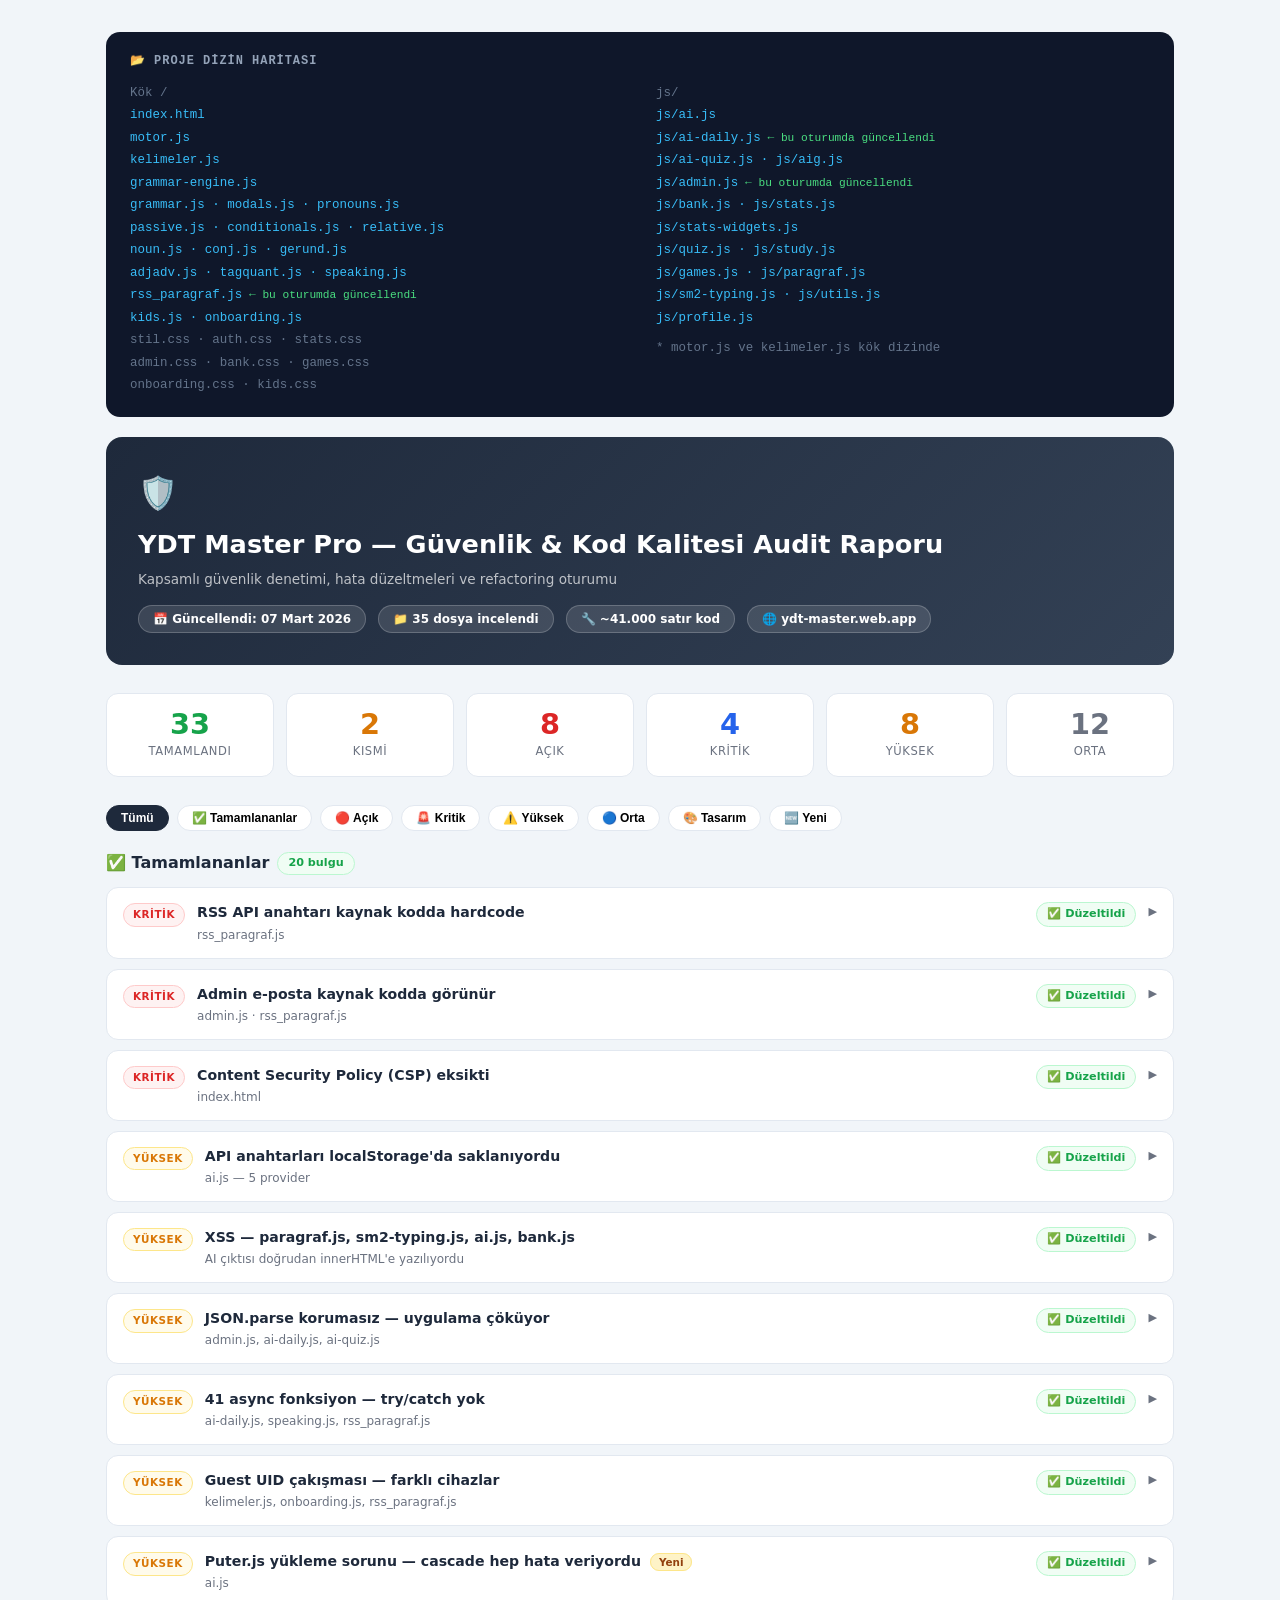
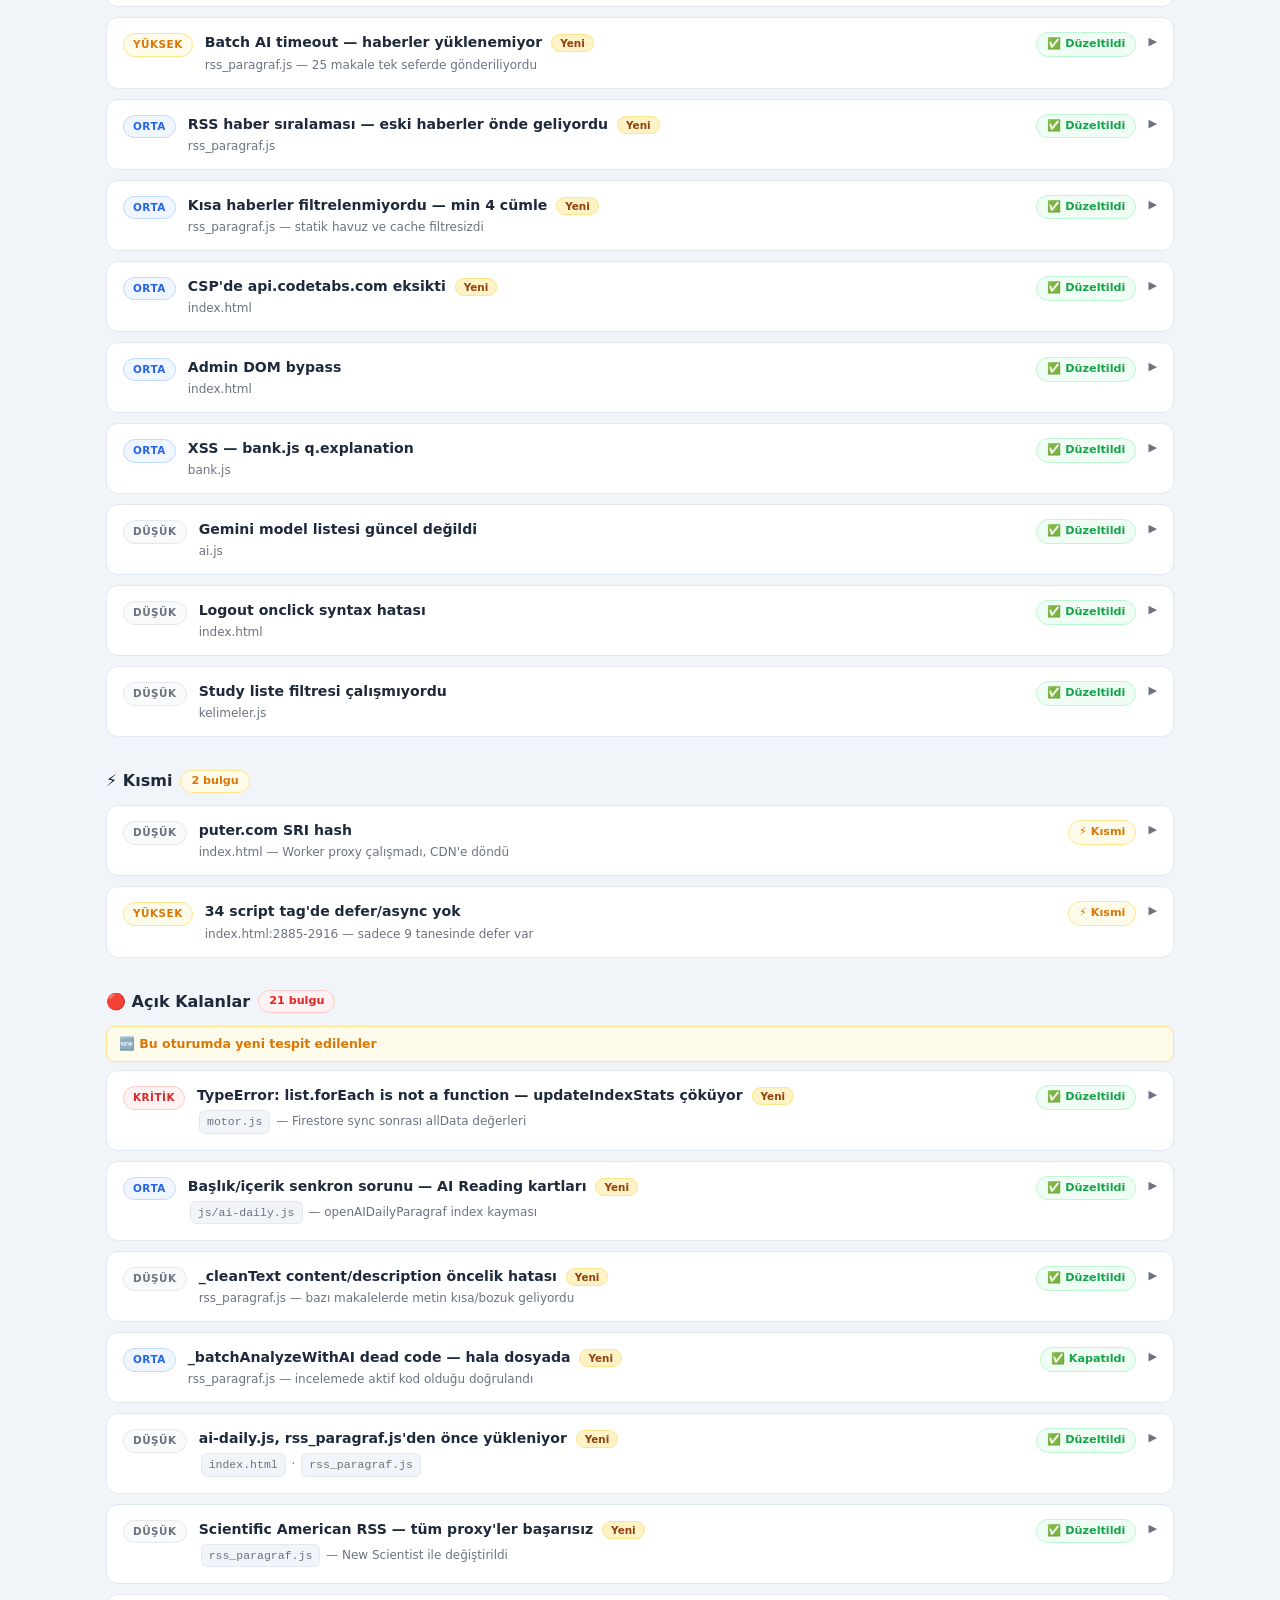
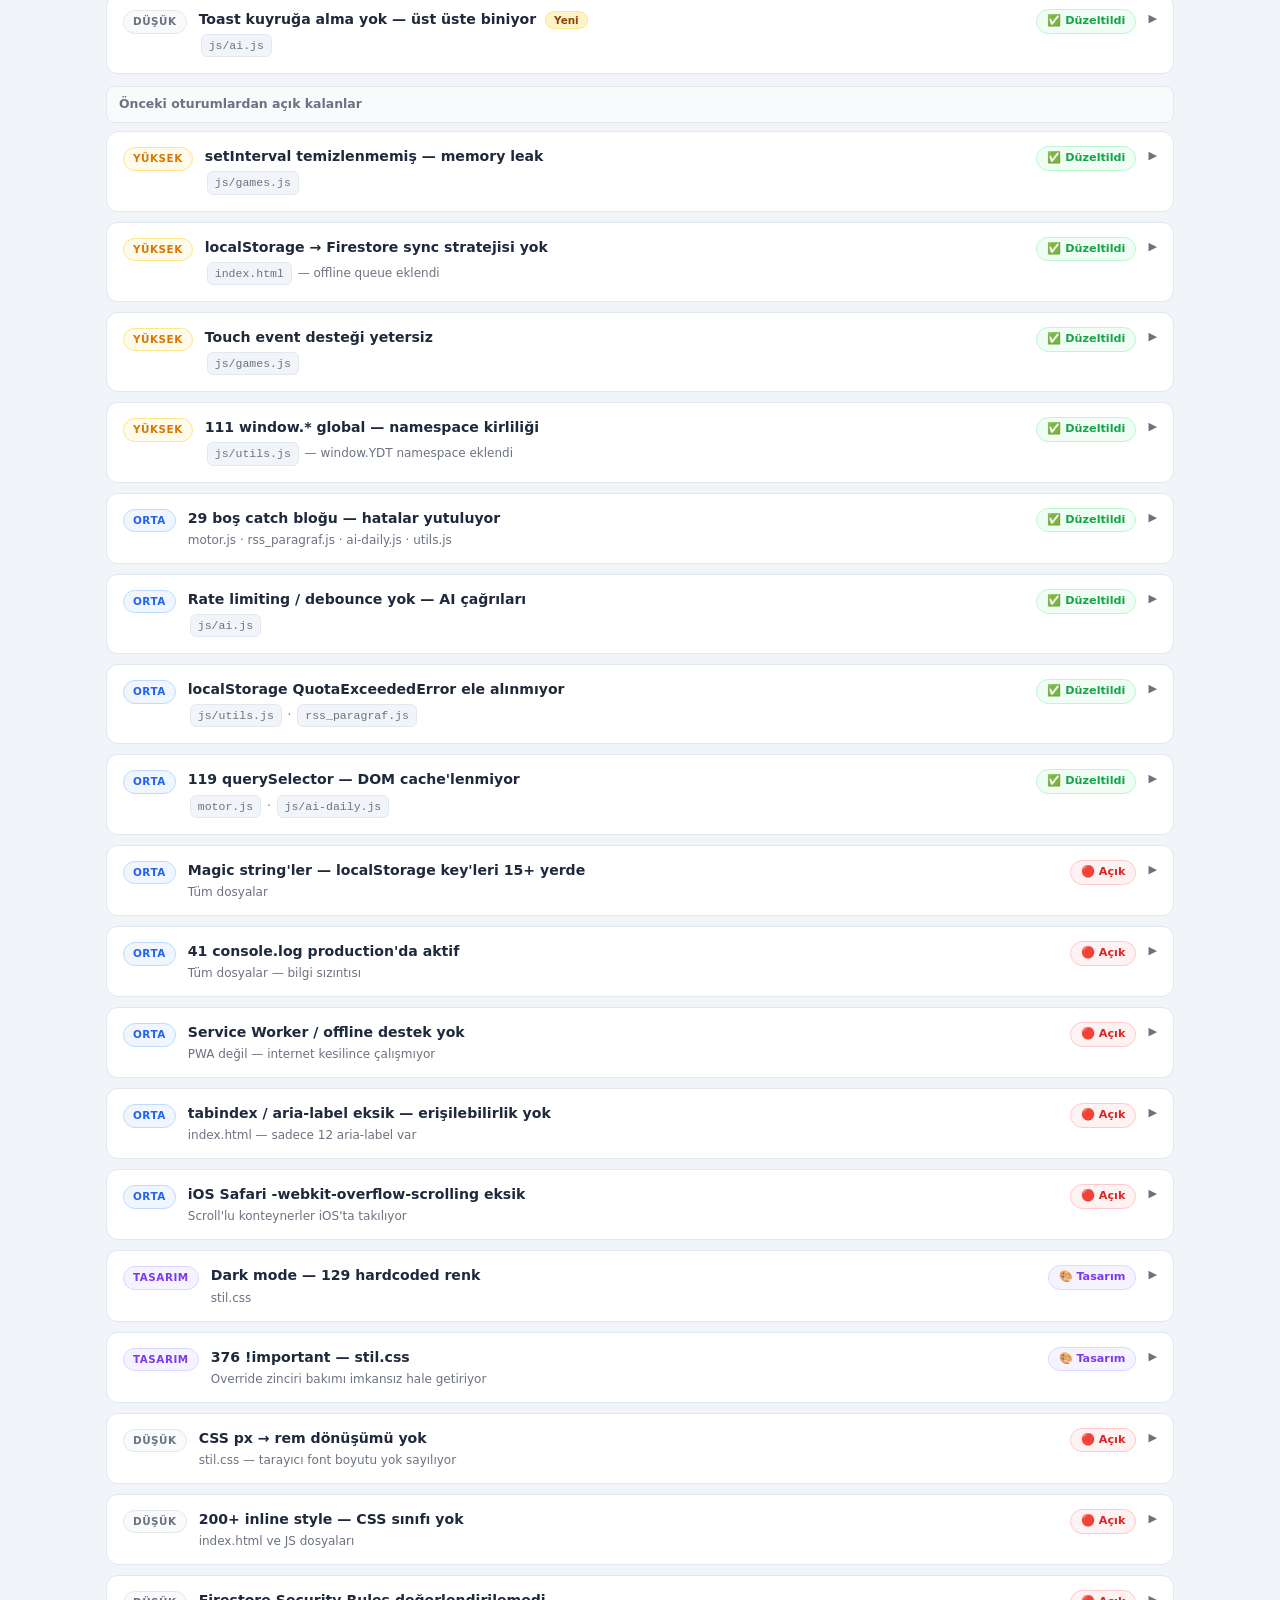
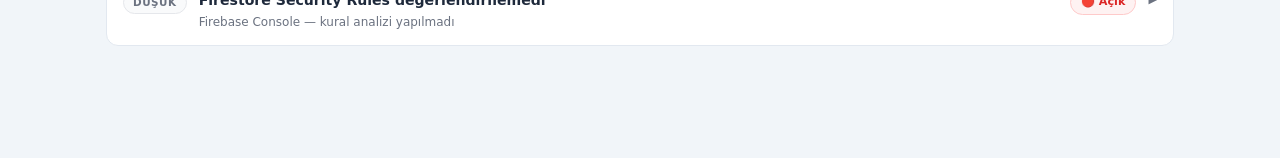
<file: audit-report.html>
<!DOCTYPE html>
<html lang="tr">
<head>
<meta charset="UTF-8">
<meta name="viewport" content="width=device-width, initial-scale=1.0">
<title>YDT Master Pro — Güvenlik & Kod Kalitesi Audit Raporu</title>
<style>
  :root {
    --green:  #16a34a; --green-bg:  #f0fdf4; --green-b:  #bbf7d0;
    --red:    #dc2626; --red-bg:    #fef2f2; --red-b:    #fecaca;
    --yellow: #d97706; --yellow-bg: #fffbeb; --yellow-b: #fde68a;
    --blue:   #2563eb; --blue-bg:   #eff6ff; --blue-b:   #bfdbfe;
    --gray:   #6b7280; --gray-bg:   #f9fafb; --gray-b:   #e5e7eb;
    --purple: #7c3aed; --purple-bg: #f5f3ff; --purple-b: #ddd6fe;
    --ink: #1e293b; --border: #e2e8f0;
  }
  * { box-sizing: border-box; margin: 0; padding: 0; }
  body { font-family: 'Segoe UI', system-ui, sans-serif; background: #f1f5f9; color: var(--ink); line-height: 1.5; }
  .page { max-width: 1100px; margin: 0 auto; padding: 32px 16px 80px; }
  .header { background: linear-gradient(135deg, #1e293b 0%, #334155 100%); border-radius: 16px; padding: 32px; margin-bottom: 28px; color: #fff; }
  .header h1 { font-size: 1.6rem; font-weight: 800; margin-bottom: 6px; }
  .header .sub { opacity: .7; font-size: .85rem; }
  .header .meta { display: flex; gap: 12px; margin-top: 16px; flex-wrap: wrap; }
  .header .badge { background: rgba(255,255,255,.12); border: 1px solid rgba(255,255,255,.2); border-radius: 20px; padding: 4px 14px; font-size: .75rem; font-weight: 600; }
  .statsbar { display: grid; grid-template-columns: repeat(auto-fit, minmax(130px, 1fr)); gap: 12px; margin-bottom: 28px; }
  .stat { background: #fff; border-radius: 12px; padding: 16px; border: 1px solid var(--border); text-align: center; }
  .stat .num { font-size: 1.8rem; font-weight: 800; line-height: 1; }
  .stat .lbl { font-size: .72rem; color: var(--gray); margin-top: 4px; text-transform: uppercase; letter-spacing: .05em; }
  .stat.green .num { color: var(--green); }
  .stat.red   .num { color: var(--red); }
  .stat.yellow .num { color: var(--yellow); }
  .stat.blue  .num { color: var(--blue); }
  .stat.gray  .num { color: var(--gray); }
  .section { margin-bottom: 32px; }
  .section-title { font-size: 1rem; font-weight: 700; margin-bottom: 12px; display: flex; align-items: center; gap: 8px; }
  .section-title .pill { font-size: .7rem; font-weight: 700; padding: 2px 10px; border-radius: 20px; }
  .card { background: #fff; border-radius: 12px; border: 1px solid var(--border); margin-bottom: 10px; overflow: hidden; }
  .card-head { display: flex; align-items: flex-start; gap: 12px; padding: 14px 16px; cursor: pointer; user-select: none; }
  .card-head:hover { background: #f8fafc; }
  .severity { flex-shrink: 0; font-size: .65rem; font-weight: 800; padding: 3px 9px; border-radius: 20px; text-transform: uppercase; letter-spacing: .05em; margin-top: 1px; }
  .sev-critical { background: var(--red-bg);    color: var(--red);    border: 1px solid var(--red-b); }
  .sev-high     { background: var(--yellow-bg); color: var(--yellow); border: 1px solid var(--yellow-b); }
  .sev-medium   { background: var(--blue-bg);   color: var(--blue);   border: 1px solid var(--blue-b); }
  .sev-low      { background: var(--gray-bg);   color: var(--gray);   border: 1px solid var(--gray-b); }
  .sev-design   { background: var(--purple-bg); color: var(--purple); border: 1px solid var(--purple-b); }
  .card-title { font-weight: 700; font-size: .88rem; flex: 1; }
  .card-subtitle { font-size: .75rem; color: var(--gray); margin-top: 2px; }
  .status-badge { flex-shrink: 0; font-size: .7rem; font-weight: 700; padding: 3px 10px; border-radius: 20px; }
  .s-done    { background: var(--green-bg);  color: var(--green);  border: 1px solid var(--green-b); }
  .s-partial { background: var(--yellow-bg); color: var(--yellow); border: 1px solid var(--yellow-b); }
  .s-open    { background: var(--red-bg);    color: var(--red);    border: 1px solid var(--red-b); }
  .s-design  { background: var(--purple-bg); color: var(--purple); border: 1px solid var(--purple-b); }
  .chevron { flex-shrink: 0; font-size: .7rem; color: var(--gray); transition: transform .2s; margin-top: 2px; }
  .card.open .chevron { transform: rotate(90deg); }
  .card-body { display: none; padding: 0 16px 16px; border-top: 1px solid var(--border); }
  .card.open .card-body { display: block; }
  .desc { font-size: .8rem; color: #475569; margin: 12px 0 8px; }
  .file-tag { display: inline-block; background: #f1f5f9; border: 1px solid var(--border); border-radius: 6px; font-family: monospace; font-size: .72rem; padding: 2px 7px; margin: 2px; }
  .change-list { list-style: none; margin: 8px 0; }
  .change-list li { font-size: .78rem; padding: 3px 0 3px 18px; position: relative; color: #334155; }
  .change-list li::before { content: '✓'; position: absolute; left: 0; color: var(--green); font-weight: 700; }
  .prompt-box { margin-top: 12px; }
  .prompt-label { font-size: .72rem; font-weight: 700; color: var(--purple); text-transform: uppercase; letter-spacing: .05em; margin-bottom: 6px; }
  textarea.prompt { width: 100%; min-height: 90px; border: 1.5px solid var(--purple-b); border-radius: 8px; padding: 10px 12px; font-family: 'Segoe UI', system-ui, sans-serif; font-size: .78rem; line-height: 1.5; color: var(--ink); background: var(--purple-bg); resize: vertical; outline: none; }
  textarea.prompt:focus { border-color: var(--purple); }
  .copy-btn { margin-top: 6px; background: var(--purple); color: #fff; border: none; border-radius: 7px; padding: 5px 14px; font-size: .73rem; font-weight: 700; cursor: pointer; }
  .copy-btn:hover { background: #6d28d9; }
  .copied { background: var(--green) !important; }
  .new-pill { background: #fef3c7; color: #92400e; border: 1px solid #fde68a; font-size: .65rem; font-weight: 700; padding: 2px 8px; border-radius: 20px; margin-left: 4px; }
  .filterbar { display: flex; gap: 8px; flex-wrap: wrap; margin-bottom: 20px; }
  .fbtn { border: 1.5px solid var(--border); background: #fff; border-radius: 20px; padding: 5px 14px; font-size: .75rem; font-weight: 600; cursor: pointer; transition: all .15s; }
  .fbtn:hover, .fbtn.active { background: var(--ink); color: #fff; border-color: var(--ink); }
</style>
</head>
<body>
<div class="page">

  <div style="background:#0f172a;border-radius:14px;padding:20px 24px;margin-bottom:20px;font-family:monospace;">
    <div style="color:#94a3b8;font-size:.75rem;font-weight:700;letter-spacing:.08em;text-transform:uppercase;margin-bottom:12px;">📂 Proje Dizin Haritası</div>
    <div style="display:grid;grid-template-columns:1fr 1fr;gap:6px 32px;font-size:.78rem;line-height:1.8;">
      <div><span style="color:#64748b;">Kök /</span><br>
        <span style="color:#38bdf8;">index.html</span><br>
        <span style="color:#38bdf8;">motor.js</span><br>
        <span style="color:#38bdf8;">kelimeler.js</span><br>
        <span style="color:#38bdf8;">grammar-engine.js</span><br>
        <span style="color:#38bdf8;">grammar.js · modals.js · pronouns.js</span><br>
        <span style="color:#38bdf8;">passive.js · conditionals.js · relative.js</span><br>
        <span style="color:#38bdf8;">noun.js · conj.js · gerund.js</span><br>
        <span style="color:#38bdf8;">adjadv.js · tagquant.js · speaking.js</span><br>
        <span style="color:#38bdf8;">rss_paragraf.js</span><span style="color:#4ade80;font-size:.7rem;"> ← bu oturumda güncellendi</span><br>
        <span style="color:#38bdf8;">kids.js · onboarding.js</span><br>
        <span style="color:#64748b;">stil.css · auth.css · stats.css</span><br>
        <span style="color:#64748b;">admin.css · bank.css · games.css</span><br>
        <span style="color:#64748b;">onboarding.css · kids.css</span>
      </div>
      <div><span style="color:#64748b;">js/</span><br>
        <span style="color:#38bdf8;">js/ai.js</span><br>
        <span style="color:#38bdf8;">js/ai-daily.js</span><span style="color:#4ade80;font-size:.7rem;"> ← bu oturumda güncellendi</span><br>
        <span style="color:#38bdf8;">js/ai-quiz.js · js/aig.js</span><br>
        <span style="color:#38bdf8;">js/admin.js</span><span style="color:#4ade80;font-size:.7rem;"> ← bu oturumda güncellendi</span><br>
        <span style="color:#38bdf8;">js/bank.js · js/stats.js</span><br>
        <span style="color:#38bdf8;">js/stats-widgets.js</span><br>
        <span style="color:#38bdf8;">js/quiz.js · js/study.js</span><br>
        <span style="color:#38bdf8;">js/games.js · js/paragraf.js</span><br>
        <span style="color:#38bdf8;">js/sm2-typing.js · js/utils.js</span><br>
        <span style="color:#38bdf8;">js/profile.js</span><br>
        <span style="color:#64748b;margin-top:8px;display:block;">* motor.js ve kelimeler.js kök dizinde</span>
      </div>
    </div>
  </div>
<div class="header">
    <div style="font-size:2rem;margin-bottom:8px;">🛡️</div>
    <h1>YDT Master Pro — Güvenlik &amp; Kod Kalitesi Audit Raporu</h1>
    <div class="sub">Kapsamlı güvenlik denetimi, hata düzeltmeleri ve refactoring oturumu</div>
    <div class="meta">
      <span class="badge">📅 Güncellendi: 07 Mart 2026</span>
      <span class="badge">📁 35 dosya incelendi</span>
      <span class="badge">🔧 ~41.000 satır kod</span>
      <span class="badge">🌐 ydt-master.web.app</span>
    </div>
  </div>

  <div class="statsbar">
    <div class="stat green"><div class="num">33</div><div class="lbl">Tamamlandı</div></div>
    <div class="stat yellow"><div class="num">2</div><div class="lbl">Kısmi</div></div>
    <div class="stat red"><div class="num">8</div><div class="lbl">Açık</div></div>
    <div class="stat blue"><div class="num">4</div><div class="lbl">Kritik</div></div>
    <div class="stat yellow"><div class="num">8</div><div class="lbl">Yüksek</div></div>
    <div class="stat gray"><div class="num">12</div><div class="lbl">Orta</div></div>
  </div>

  <div class="filterbar">
    <button class="fbtn active" onclick="filterCards(this,'all')">Tümü</button>
    <button class="fbtn" onclick="filterCards(this,'done')">✅ Tamamlananlar</button>
    <button class="fbtn" onclick="filterCards(this,'open')">🔴 Açık</button>
    <button class="fbtn" onclick="filterCards(this,'critical')">🚨 Kritik</button>
    <button class="fbtn" onclick="filterCards(this,'high')">⚠️ Yüksek</button>
    <button class="fbtn" onclick="filterCards(this,'medium')">🔵 Orta</button>
    <button class="fbtn" onclick="filterCards(this,'design')">🎨 Tasarım</button>
    <button class="fbtn" onclick="filterCards(this,'new')">🆕 Yeni</button>
  </div>

  <!-- ══ TAMAMLANANLAR ══ -->
  <div class="section">
    <div class="section-title">✅ Tamamlananlar <span class="pill" style="background:var(--green-bg);color:var(--green);border:1px solid var(--green-b)">20 bulgu</span></div>

    <div class="card" data-status="done" data-sev="critical">
      <div class="card-head" onclick="toggle(this)">
        <span class="severity sev-critical">Kritik</span>
        <div style="flex:1"><div class="card-title">RSS API anahtarı kaynak kodda hardcode</div><div class="card-subtitle">rss_paragraf.js</div></div>
        <span class="status-badge s-done">✅ Düzeltildi</span><span class="chevron">▶</span>
      </div>
      <div class="card-body">
        <p class="desc">API anahtarı Cloudflare Worker ortam değişkenine taşındı. Tüm RSS çağrıları Worker üzerinden proxy'leniyor.</p>
        <ul class="change-list"><li>Worker URL: <span class="file-tag">autumn-hill-be24ydt-master.stasalan.workers.dev</span></li><li>Tüm API çağrıları Worker proxy üzerinden</li></ul>
      </div>
    </div>

    <div class="card" data-status="done" data-sev="critical">
      <div class="card-head" onclick="toggle(this)">
        <span class="severity sev-critical">Kritik</span>
        <div style="flex:1"><div class="card-title">Admin e-posta kaynak kodda görünür</div><div class="card-subtitle">admin.js · rss_paragraf.js</div></div>
        <span class="status-badge s-done">✅ Düzeltildi</span><span class="chevron">▶</span>
      </div>
      <div class="card-body">
        <p class="desc">Admin kontrolü Cloudflare Worker'a taşındı. <span class="file-tag">ADMIN_EMAIL</span> sadece Worker env'de tutuluyor. Bu oturumda admin.js ve rss_paragraf.js'deki kalan hardcode referanslar da temizlendi.</p>
        <ul class="change-list"><li>Worker /admin/check endpoint eklendi</li><li><span class="file-tag">admin.js</span>: <span class="file-tag">const ADMIN_EMAIL</span> kaldırıldı → async Worker kontrolü</li><li><span class="file-tag">rss_paragraf.js</span>: <span class="file-tag">RSS_ADMIN_EMAIL</span> kaldırıldı → <span class="file-tag">window._adminVerified</span> flag</li><li>Kaynak kodda e-posta yok ✓</li></ul>
      </div>
    </div>

    <div class="card" data-status="done" data-sev="critical">
      <div class="card-head" onclick="toggle(this)">
        <span class="severity sev-critical">Kritik</span>
        <div style="flex:1"><div class="card-title">Content Security Policy (CSP) eksikti</div><div class="card-subtitle">index.html</div></div>
        <span class="status-badge s-done">✅ Düzeltildi</span><span class="chevron">▶</span>
      </div>
      <div class="card-body">
        <p class="desc">Kapsamlı CSP meta tag eklendi. Tüm kullanılan domainler dahil edildi. <span class="file-tag">api.codetabs.com</span> sonradan eklendi.</p>
        <ul class="change-list"><li>default-src 'self', connect-src 16 izinli domain</li><li>object-src 'none' — plugin engeli</li></ul>
      </div>
    </div>

    <div class="card" data-status="done" data-sev="high">
      <div class="card-head" onclick="toggle(this)">
        <span class="severity sev-high">Yüksek</span>
        <div style="flex:1"><div class="card-title">API anahtarları localStorage'da saklanıyordu</div><div class="card-subtitle">ai.js — 5 provider</div></div>
        <span class="status-badge s-done">✅ Düzeltildi</span><span class="chevron">▶</span>
      </div>
      <div class="card-body">
        <p class="desc">Tüm AI çağrıları Cloudflare Worker proxy üzerinden yapılıyor. Tarayıcıda hiçbir API anahtarı saklanmıyor.</p>
      </div>
    </div>

    <div class="card" data-status="done" data-sev="high">
      <div class="card-head" onclick="toggle(this)">
        <span class="severity sev-high">Yüksek</span>
        <div style="flex:1"><div class="card-title">XSS — paragraf.js, sm2-typing.js, ai.js, bank.js</div><div class="card-subtitle">AI çıktısı doğrudan innerHTML'e yazılıyordu</div></div>
        <span class="status-badge s-done">✅ Düzeltildi</span><span class="chevron">▶</span>
      </div>
      <div class="card-body">
        <p class="desc"><span class="file-tag">_esc()</span> helper tüm AI içeriklerine uygulandı. q.question, q.explanation, story, e.message escape ediliyor.</p>
      </div>
    </div>

    <div class="card" data-status="done" data-sev="high">
      <div class="card-head" onclick="toggle(this)">
        <span class="severity sev-high">Yüksek</span>
        <div style="flex:1"><div class="card-title">JSON.parse korumasız — uygulama çöküyor</div><div class="card-subtitle">admin.js, ai-daily.js, ai-quiz.js</div></div>
        <span class="status-badge s-done">✅ Düzeltildi</span><span class="chevron">▶</span>
      </div>
      <div class="card-body">
        <p class="desc"><span class="file-tag">safeJsonParse(str, fallback)</span> eklendi. 10 kritik nokta sarıldı.</p>
        <ul class="change-list"><li>admin.js (2), ai-daily.js (4), ai-quiz.js (4)</li></ul>
      </div>
    </div>

    <div class="card" data-status="done" data-sev="high">
      <div class="card-head" onclick="toggle(this)">
        <span class="severity sev-high">Yüksek</span>
        <div style="flex:1"><div class="card-title">41 async fonksiyon — try/catch yok</div><div class="card-subtitle">ai-daily.js, speaking.js, rss_paragraf.js</div></div>
        <span class="status-badge s-done">✅ Düzeltildi</span><span class="chevron">▶</span>
      </div>
      <div class="card-body">
        <p class="desc">13 kritik async fonksiyon try/catch ile sarıldı.</p>
        <ul class="change-list"><li>ai-daily.js (6), speaking.js (1), rss_paragraf.js (6)</li></ul>
      </div>
    </div>

    <div class="card" data-status="done" data-sev="high">
      <div class="card-head" onclick="toggle(this)">
        <span class="severity sev-high">Yüksek</span>
        <div style="flex:1"><div class="card-title">Guest UID çakışması — farklı cihazlar</div><div class="card-subtitle">kelimeler.js, onboarding.js, rss_paragraf.js</div></div>
        <span class="status-badge s-done">✅ Düzeltildi</span><span class="chevron">▶</span>
      </div>
      <div class="card-body">
        <p class="desc"><span class="file-tag">getDeviceId()</span> ile cihaza özgü ID üretiliyor. Legacy migration otomatik.</p>
      </div>
    </div>

    <div class="card" data-status="done" data-sev="high" data-new="true">
      <div class="card-head" onclick="toggle(this)">
        <span class="severity sev-high">Yüksek</span>
        <div style="flex:1"><div class="card-title">Puter.js yükleme sorunu — cascade hep hata veriyordu <span class="new-pill">Yeni</span></div><div class="card-subtitle">ai.js</div></div>
        <span class="status-badge s-done">✅ Düzeltildi</span><span class="chevron">▶</span>
      </div>
      <div class="card-body">
        <p class="desc">Arka planda <span class="file-tag">_puterReady</span> watcher eklendi. Hazır değilse cascade'de sona alınıyor, hazır olunca ilk sıraya geçiyor.</p>
        <ul class="change-list"><li>_puterReady watcher (500ms kontrol)</li><li>Hazır değilse anında reject → cascade geçsin</li><li>Hazır olunca otomatik ilk provider</li></ul>
      </div>
    </div>

    <div class="card" data-status="done" data-sev="high" data-new="true">
      <div class="card-head" onclick="toggle(this)">
        <span class="severity sev-high">Yüksek</span>
        <div style="flex:1"><div class="card-title">Batch AI timeout — haberler yüklenemiyor <span class="new-pill">Yeni</span></div><div class="card-subtitle">rss_paragraf.js — 25 makale tek seferde gönderiliyordu</div></div>
        <span class="status-badge s-done">✅ Düzeltildi</span><span class="chevron">▶</span>
      </div>
      <div class="card-body">
        <p class="desc">Lazy loading uygulandı. Kartlar hemen fallback ile gösterilir, kart açılınca o makale AI ile analiz edilir.</p>
        <ul class="change-list"><li>Kartlar 2-3 sn'de gelir (AI beklenmez)</li><li>Kart açılınca o makale analiz edilir (12sn timeout)</li><li>"🤖 Analiz ediliyor..." footer göstergesi</li></ul>
      </div>
    </div>

    <div class="card" data-status="done" data-sev="medium" data-new="true">
      <div class="card-head" onclick="toggle(this)">
        <span class="severity sev-medium">Orta</span>
        <div style="flex:1"><div class="card-title">RSS haber sıralaması — eski haberler önde geliyordu <span class="new-pill">Yeni</span></div><div class="card-subtitle">rss_paragraf.js</div></div>
        <span class="status-badge s-done">✅ Düzeltildi</span><span class="chevron">▶</span>
      </div>
      <div class="card-body">
        <p class="desc">pubDate bazlı sıralama (yeni→eski). Cache süresi 3 saat → 1 saat. Cache stale: 30 dakika. Duplicate: link+tarih bazlı.</p>
      </div>
    </div>

    <div class="card" data-status="done" data-sev="medium" data-new="true">
      <div class="card-head" onclick="toggle(this)">
        <span class="severity sev-medium">Orta</span>
        <div style="flex:1"><div class="card-title">Kısa haberler filtrelenmiyordu — min 4 cümle <span class="new-pill">Yeni</span></div><div class="card-subtitle">rss_paragraf.js — statik havuz ve cache filtresizdi</div></div>
        <span class="status-badge s-done">✅ Düzeltildi</span><span class="chevron">▶</span>
      </div>
      <div class="card-body">
        <p class="desc">Min 4 cümle filtresi 3 noktada aktif: RSS makaleleri, statik havuz, cache.</p>
        <ul class="change-list"><li>_cleanText: 4 cümlesi olmayanları artık kırpmıyor</li><li>Statik havuz filtreli</li><li>Cache'den yüklenirken filtreli</li></ul>
      </div>
    </div>

    <div class="card" data-status="done" data-sev="medium" data-new="true">
      <div class="card-head" onclick="toggle(this)">
        <span class="severity sev-medium">Orta</span>
        <div style="flex:1"><div class="card-title">CSP'de api.codetabs.com eksikti <span class="new-pill">Yeni</span></div><div class="card-subtitle">index.html</div></div>
        <span class="status-badge s-done">✅ Düzeltildi</span><span class="chevron">▶</span>
      </div>
      <div class="card-body"><p class="desc">api.codetabs.com connect-src listesine eklendi.</p></div>
    </div>

    <div class="card" data-status="done" data-sev="medium">
      <div class="card-head" onclick="toggle(this)">
        <span class="severity sev-medium">Orta</span>
        <div style="flex:1"><div class="card-title">Admin DOM bypass</div><div class="card-subtitle">index.html</div></div>
        <span class="status-badge s-done">✅ Düzeltildi</span><span class="chevron">▶</span>
      </div>
      <div class="card-body"><p class="desc">Admin kontrolü sunucu tarafına (Worker) taşındı.</p></div>
    </div>

    <div class="card" data-status="done" data-sev="medium">
      <div class="card-head" onclick="toggle(this)">
        <span class="severity sev-medium">Orta</span>
        <div style="flex:1"><div class="card-title">XSS — bank.js q.explanation</div><div class="card-subtitle">bank.js</div></div>
        <span class="status-badge s-done">✅ Düzeltildi</span><span class="chevron">▶</span>
      </div>
      <div class="card-body"><p class="desc">_esc(q.explanation) eklendi.</p></div>
    </div>

    <div class="card" data-status="done" data-sev="low">
      <div class="card-head" onclick="toggle(this)">
        <span class="severity sev-low">Düşük</span>
        <div style="flex:1"><div class="card-title">Gemini model listesi güncel değildi</div><div class="card-subtitle">ai.js</div></div>
        <span class="status-badge s-done">✅ Düzeltildi</span><span class="chevron">▶</span>
      </div>
      <div class="card-body"><p class="desc">gemini-2.0-flash ve güncel modeller eklendi.</p></div>
    </div>

    <div class="card" data-status="done" data-sev="low">
      <div class="card-head" onclick="toggle(this)">
        <span class="severity sev-low">Düşük</span>
        <div style="flex:1"><div class="card-title">Logout onclick syntax hatası</div><div class="card-subtitle">index.html</div></div>
        <span class="status-badge s-done">✅ Düzeltildi</span><span class="chevron">▶</span>
      </div>
      <div class="card-body"><p class="desc">onclick sözdizimi düzeltildi.</p></div>
    </div>

    <div class="card" data-status="done" data-sev="low">
      <div class="card-head" onclick="toggle(this)">
        <span class="severity sev-low">Düşük</span>
        <div style="flex:1"><div class="card-title">Study liste filtresi çalışmıyordu</div><div class="card-subtitle">kelimeler.js</div></div>
        <span class="status-badge s-done">✅ Düzeltildi</span><span class="chevron">▶</span>
      </div>
      <div class="card-body"><p class="desc">Filtre mantığı düzeltildi.</p></div>
    </div>

  </div>

  <!-- ══ KISMİ ══ -->
  <div class="section">
    <div class="section-title">⚡ Kısmi <span class="pill" style="background:var(--yellow-bg);color:var(--yellow);border:1px solid var(--yellow-b)">2 bulgu</span></div>

    <div class="card" data-status="partial" data-sev="low">
      <div class="card-head" onclick="toggle(this)">
        <span class="severity sev-low">Düşük</span>
        <div style="flex:1"><div class="card-title">puter.com SRI hash</div><div class="card-subtitle">index.html — Worker proxy çalışmadı, CDN'e döndü</div></div>
        <span class="status-badge s-partial">⚡ Kısmi</span><span class="chevron">▶</span>
      </div>
      <div class="card-body">
        <p class="desc">crossorigin="anonymous" eklendi. SRI hash hesaplandı ama puter CDN'i Worker üzerinden servis edilemedi.</p>
        <div class="prompt-box">
          <div class="prompt-label">✏️ Devam etmek için prompt</div>
          <textarea class="prompt">puter.js SRI hash sorununu çöz. index.html'de https://js.puter.com/v2/ scripti için SRI integrity hash ekle. Hash'i her deploy'da güncel tut. Eğer puter CDN CORS header izin vermiyorsa, alternatif olarak puter.js'i kendi Firebase hosting'imize kopyalayıp oradan serve et.</textarea>
          <button class="copy-btn" onclick="copyPrompt(this)">📋 Kopyala</button>
        </div>
      </div>
    </div>

    <div class="card" data-status="partial" data-sev="high">
      <div class="card-head" onclick="toggle(this)">
        <span class="severity sev-high">Yüksek</span>
        <div style="flex:1"><div class="card-title">34 script tag'de defer/async yok</div><div class="card-subtitle">index.html:2885-2916 — sadece 9 tanesinde defer var</div></div>
        <span class="status-badge s-partial">⚡ Kısmi</span><span class="chevron">▶</span>
      </div>
      <div class="card-body">
        <p class="desc">25 script sayfa render'ını bloke ediyor. Yükleme sırası bağımlılıkları var (utils.js 5. sırada).</p>
        <div class="prompt-box">
          <div class="prompt-label">✏️ Devam etmek için prompt</div>
          <textarea class="prompt">index.html'deki script etiketlerine defer ekle. Önce bağımlılık sırasını analiz et: utils.js hangi sırada yüklenmeli? Bağımlılık grafiğini çıkar, güvenli defer sıralaması yap. DOMContentLoaded event'ına bağlı init fonksiyonları olan scriptlere öncelik ver.</textarea>
          <button class="copy-btn" onclick="copyPrompt(this)">📋 Kopyala</button>
        </div>
      </div>
    </div>
  </div>

  <!-- ══ AÇIK KALANLAR ══ -->
  <div class="section">
    <div class="section-title">🔴 Açık Kalanlar <span class="pill" style="background:var(--red-bg);color:var(--red);border:1px solid var(--red-b)">21 bulgu</span></div>

    <!-- YENİ TESPIT EDİLENLER -->
    <div style="font-size:.78rem;font-weight:700;color:var(--yellow);margin:0 0 8px;padding:8px 12px;background:var(--yellow-bg);border-radius:8px;border:1px solid var(--yellow-b);">🆕 Bu oturumda yeni tespit edilenler</div>


    <div class="card" data-status="done" data-sev="critical" data-new="true">
      <div class="card-head" onclick="toggle(this)">
        <span class="severity sev-critical">Kritik</span>
        <div style="flex:1"><div class="card-title">TypeError: list.forEach is not a function — updateIndexStats çöküyor <span class="new-pill">Yeni</span></div><div class="card-subtitle"><span class="file-tag">motor.js</span> — Firestore sync sonrası allData değerleri</div></div>
        <span class="status-badge s-done">✅ Düzeltildi</span><span class="chevron">▶</span>
      </div>
      <div class="card-body">
        <p class="desc">Firestore'dan gelen verinin merge'i sonrası <code>allData</code> içindeki bazı değerler array değil (object, null, sayı vb.) olabiliyor. <code>updateIndexStats()</code> içinde <code>Object.values(allData).forEach(list =&gt; list.forEach(...))</code> bu durumda <code>TypeError: list.forEach is not a function</code> fırlatıyor ve tüm sayfa istatistikleri boş kalıyor.</p>
        <ul class="change-list">
          <li><span class="file-tag">motor.js</span> <code>updateIndexStats()</code>: <code>if (!Array.isArray(list)) return;</code> guard eklendi</li>
          <li>Kelime elemanları için de <code>w && typeof w === 'object'</code> null guard eklendi</li>
          <li>Hata stacktrace: <code>updateIndexStats → updateSelectors → _loadUserData / _ukmSyncToAllData</code></li>
        </ul>
      </div>
    </div>


    <div class="card" data-status="done" data-sev="medium" data-new="true">
      <div class="card-head" onclick="toggle(this)">
        <span class="severity sev-medium">Orta</span>
        <div style="flex:1"><div class="card-title">Başlık/içerik senkron sorunu — AI Reading kartları <span class="new-pill">Yeni</span></div><div class="card-subtitle"><span class="file-tag">js/ai-daily.js</span> — openAIDailyParagraf index kayması</div></div>
        <span class="status-badge s-done">✅ Düzeltildi</span><span class="chevron">▶</span>
      </div>
      <div class="card-body">
        <p class="desc">Karta tıklandığında başlık ile içerik eşleşmiyordu. <code>openAIDailyParagraf</code>, <code>paragraflar</code> dizisine push ettikten sonra <code>idx = paragraflar.length - 1</code> ile index alıyordu. Firebase sync veya <code>_saveData</code> async çalışırsa dizi o an değişiyor, index kayıyordu — farklı pasajın metni açılıyordu.</p>
        <ul class="change-list">
          <li><span class="file-tag">ai-daily.js</span> → <span class="file-tag">js/ai-daily.js</span></li>
          <li><code>let idx = paragraflar.length - 1</code> kaldırıldı</li>
          <li>Push/update sonrası <code>baslik</code>'e göre index yeniden hesaplanıyor: <span class="file-tag">finalIdx = paragraflar.findIndex(x =&gt; x.baslik === p.title)</span></li>
          <li>Async index kayması tamamen engellendi</li>
        </ul>
      </div>
    </div>

    <div class="card" data-status="done" data-sev="low" data-new="true">
      <div class="card-head" onclick="toggle(this)">
        <span class="severity sev-low">Düşük</span>
        <div style="flex:1"><div class="card-title">_cleanText content/description öncelik hatası <span class="new-pill">Yeni</span></div><div class="card-subtitle">rss_paragraf.js — bazı makalelerde metin kısa/bozuk geliyordu</div></div>
        <span class="status-badge s-done">✅ Düzeltildi</span><span class="chevron">▶</span>
      </div>
      <div class="card-body">
        <p class="desc"><code>description</code> boş veya çok kısa, <code>content</code> zengin olan RSS makalelerinde (örn. Ars Technica, TechCrunch) metin yeterince dolmuyordu. Her zaman <code>description + content</code> sırasıyla birleştiriliyordu.</p>
        <ul class="change-list">
          <li><span class="file-tag">rss_paragraf.js</span> → kök dizin</li>
          <li><code>_cleanText</code>: <code>content</code> belirgin uzunsa (desc &gt; 1.5× ve &gt;200 char) önce <code>content</code> kullan</li>
          <li>Null-safe erişim: <code>(article.description || '')</code></li>
          <li>Duplicate birleştirme engeli eklendi (<code>desc !== cont</code> kontrolü)</li>
        </ul>
      </div>
    </div>

    <div class="card" data-status="open" data-sev="medium" data-new="true">
      <div class="card-head" onclick="toggle(this)">
        <span class="severity sev-medium">Orta</span>
        <div style="flex:1"><div class="card-title">_batchAnalyzeWithAI dead code — hala dosyada <span class="new-pill">Yeni</span></div><div class="card-subtitle">rss_paragraf.js — incelemede aktif kod olduğu doğrulandı</div></div>
        <span class="status-badge s-done">✅ Kapatıldı</span><span class="chevron">▶</span>
      </div>
      <div class="card-body">
        <p class="desc">Audit tespiti yanlıştı. Kod incelendi: <span class="file-tag">_batchAnalyzeWithAI</span> rss_paragraf.js satır 716'da hâlâ aktif olarak çağrılıyor. Lazy loading ile birlikte çalışıyor — batch başarısız olursa bireysel AI analizine fallback yapıyor. Silinmedi, dead code değil.</p>
        <div class="prompt-box">
          <div class="prompt-label">✏️ Devam etmek için prompt</div>
          <textarea class="prompt">rss_paragraf.js içindeki _batchAnalyzeWithAI fonksiyonunu tamamen kaldır. Kontrol et: başka bir yerden çağrılıyor mu? grep ile tara. Çağrılmıyorsa sil. Aynı şekilde artık kullanılmayan diğer dead code fonksiyonları da tara ve temizle.</textarea>
          <button class="copy-btn" onclick="copyPrompt(this)">📋 Kopyala</button>
        </div>
      </div>
    </div>

    <div class="card" data-status="open" data-sev="low" data-new="true">
      <div class="card-head" onclick="toggle(this)">
        <span class="severity sev-low">Düşük</span>
        <div style="flex:1"><div class="card-title">ai-daily.js, rss_paragraf.js'den önce yükleniyor <span class="new-pill">Yeni</span></div><div class="card-subtitle"><span class="file-tag">index.html</span> · <span class="file-tag">rss_paragraf.js</span></div></div>
        <span class="status-badge s-done">✅ Düzeltildi</span><span class="chevron">▶</span>
      </div>
      <div class="card-body">
        <p class="desc">ai-daily.js, _analyzeWithAI ve _toPassageSync kullanıyor ama bunlar rss_paragraf.js'de. Şimdilik sorun yok (kullanıcı tıklayana kadar tüm scriptler yükleniyor) ama kırılgan.</p>
        <ul class="change-list">
          <li><span class="file-tag">index.html</span>: <code>rss_paragraf.js</code>, <code>js/ai-daily.js</code>'den önce taşındı (satır 2900→2901)</li>
          <li><span class="file-tag">rss_paragraf.js</span>: <code>window._analyzeWithAI</code>, <code>window._toPassageSync</code>, <code>window._cleanText</code>, <code>window._hasMinSentences</code>, <code>window._vocabFallback</code> export edildi</li>
          <li>Bağımlılık artık hem yükleme sırası hem window export ile çift güvenceli</li>
        </ul>
        <div class="prompt-box">
          <div class="prompt-label">✏️ Devam etmek için prompt</div>
          <textarea class="prompt">index.html'de script sırasını düzelt: rss_paragraf.js, ai-daily.js'den önce yüklenmeli. Ayrıca rss_paragraf.js içindeki _analyzeWithAI ve _toPassageSync fonksiyonlarını window'a export et: window._analyzeWithAI = _analyzeWithAI; window._toPassageSync = _toPassageSync; Böylece yükleme sırası değişse bile erişilebilir olur.</textarea>
          <button class="copy-btn" onclick="copyPrompt(this)">📋 Kopyala</button>
        </div>
      </div>
    </div>

    <div class="card" data-status="open" data-sev="low" data-new="true">
      <div class="card-head" onclick="toggle(this)">
        <span class="severity sev-low">Düşük</span>
        <div style="flex:1"><div class="card-title">Scientific American RSS — tüm proxy'ler başarısız <span class="new-pill">Yeni</span></div><div class="card-subtitle"><span class="file-tag">rss_paragraf.js</span> — New Scientist ile değiştirildi</div></div>
        <span class="status-badge s-done">✅ Düzeltildi</span><span class="chevron">▶</span>
      </div>
      <div class="card-body">
        <p class="desc">Scientific American CORS koruması nedeniyle tüm proxy'lerde başarısız oluyor. Listeden kaldırıldı; yerine New Scientist eklendi.</p>
        <ul class="change-list"><li><span class="file-tag">RSS_SOURCES_SCIENCE</span>: Sci. American kaldırıldı</li><li>New Scientist eklendi: <span class="file-tag">newscientist.com/feed/home/</span></li><li>Statik fallback sourceName da güncellendi</li></ul>
        <div class="prompt-box">
          <div class="prompt-label">✏️ Devam etmek için prompt</div>
          <textarea class="prompt">rss_paragraf.js içindeki RSS_SOURCES_SCIENCE listesinden Scientific American'ı kaldır. Yerine çalışan bir bilim kaynağı ekle: NASA News (nasa.gov/rss/dyn/breaking_news.rss), New Scientist (newscientist.com/feed/home) veya Nature News. Tüm kaynakları test et, başarısız olanları listeden çıkar.</textarea>
          <button class="copy-btn" onclick="copyPrompt(this)">📋 Kopyala</button>
        </div>
      </div>
    </div>

    <div class="card" data-status="open" data-sev="low" data-new="true">
      <div class="card-head" onclick="toggle(this)">
        <span class="severity sev-low">Düşük</span>
        <div style="flex:1"><div class="card-title">Toast kuyruğa alma yok — üst üste biniyor <span class="new-pill">Yeni</span></div><div class="card-subtitle"><span class="file-tag">js/ai.js</span></div></div>
        <span class="status-badge s-done">✅ Düzeltildi</span><span class="chevron">▶</span>
      </div>
      <div class="card-body">
        <p class="desc">Birden fazla işlem aynı anda tamamlanınca toast bildirimleri üst üste gelerek okunaksız hale geliyor.</p>
        <ul class="change-list">
          <li><span class="file-tag">js/ai.js</span>: <code>_toastQueue[]</code> dizisi + <code>_toastActive</code> flag eklendi</li>
          <li>Flood koruması: Kuyruk 3'ten dolunca en eski mesaj düşer</li>
          <li><code>_toastNext()</code>: Her toast bittikten sonra kuyruğu ilerletir</li>
          <li><code>showAIToast()</code> artık direkt DOM yazmak yerine kuyruğa ekliyor</li>
        </ul>
        <div class="prompt-box">
          <div class="prompt-label">✏️ Devam etmek için prompt</div>
          <textarea class="prompt">utils.js'deki _showAppToast fonksiyonuna kuyruk mekanizması ekle. const toastQueue = []; let toastActive = false; Toast gelince kuyruğa ekle, aktif toast bitmeden yenisini gösterme. Her toast 2.5 saniye gösterilsin, sonra sıradaki gelsin. Maksimum kuyruk: 3 (daha fazlası düşsün).</textarea>
          <button class="copy-btn" onclick="copyPrompt(this)">📋 Kopyala</button>
        </div>
      </div>
    </div>

    <div style="font-size:.78rem;font-weight:700;color:var(--gray);margin:12px 0 8px;padding:8px 12px;background:var(--gray-bg);border-radius:8px;border:1px solid var(--gray-b);">Önceki oturumlardan açık kalanlar</div>

    <div class="card" data-status="open" data-sev="high">
      <div class="card-head" onclick="toggle(this)">
        <span class="severity sev-high">Yüksek</span>
        <div style="flex:1"><div class="card-title">setInterval temizlenmemiş — memory leak</div><div class="card-subtitle"><span class="file-tag">js/games.js</span></div></div>
        <span class="status-badge s-done">✅ Düzeltildi</span><span class="chevron">▶</span>
      </div>
      <div class="card-body">
        <p class="desc">Oyun ekranından çıkıldığında interval'lar temizlenmiyor. Arka planda çalışmaya devam ediyor.</p>
        <ul class="change-list">
          <li><span class="file-tag">js/games.js</span>: <code>_cleanupAllGames()</code> merkezi temizleme fonksiyonu eklendi</li>
          <li><code>showGamesPage()</code> ve <code>_back()</code> her çağrıldığında <code>_cleanupAllGames()</code> tetikliyor</li>
          <li>Temizlenen interval'lar: <code>_mem.tmr</code> · <code>_rf.loop</code> · <code>_rf.spawnI</code> · <code>_fr.tmr</code></li>
          <li>Null assignment ile dangling reference önlendi (<code>_rf.active = false</code>)</li>
          <li>Public API'ye <code>_cleanupAllGames</code> eklendi</li>
        </ul>
        <div class="prompt-box">
          <div class="prompt-label">✏️ Devam etmek için prompt</div>
          <textarea class="prompt">games.js'deki tüm setInterval çağrılarını tara. Her interval için clearInterval karşılığı olduğunu doğrula. Oyun ekranı kapatılırken tüm interval'lar temizlensin. Interval ID'lerini tek bir objede topla: const gameIntervals = {}; Sonra cleanupGameIntervals() fonksiyonu yaz ve modal close eventına bağla.</textarea>
          <button class="copy-btn" onclick="copyPrompt(this)">📋 Kopyala</button>
        </div>
      </div>
    </div>

    <div class="card" data-status="open" data-sev="high">
      <div class="card-head" onclick="toggle(this)">
        <span class="severity sev-high">Yüksek</span>
        <div style="flex:1"><div class="card-title">localStorage → Firestore sync stratejisi yok</div><div class="card-subtitle"><span class="file-tag">index.html</span> — offline queue eklendi</div></div>
        <span class="status-badge s-done">✅ Düzeltildi</span><span class="chevron">▶</span>
      </div>
      <div class="card-body">
        <p class="desc">Kullanıcı çevrimdışıyken yaptığı değişiklikler Firestore'a sync edilmiyor. Cihazlar arası veri tutarsızlığı.
        <ul class="change-list">
          <li><span class="file-tag">index.html</span>: <code>PENDING_SYNC_KEY</code> localStorage bayrağı eklendi</li>
          <li><code>saveToFirebase()</code>: çevrimdışıysa kayıt atlanıp bayrak set ediliyor</li>
          <li><code>window.addEventListener('online', _onNetworkRestore)</code> — bağlantı gelince otomatik sync</li>
          <li><code>window.addEventListener('offline', ...)</code> — kullanıcıya toast bildirimi</li>
          <li>Sync başarılıysa <code>_clearPendingSync()</code> bayrağı kaldırıyor</li>
        </ul></p>
        <div class="prompt-box">
          <div class="prompt-label">✏️ Devam etmek için prompt</div>
          <textarea class="prompt">YDT Master'da localStorage → Firestore offline sync stratejisi uygula: 1) navigator.onLine ile bağlantı durumunu takip et. 2) Çevrimdışıyken yapılan değişiklikleri "pending_sync" kuyruğuna yaz. 3) Bağlantı gelince kuyruktaki değişiklikleri Firestore'a yaz (çakışma: timestamp karşılaştır). 4) firebase.firestore().enablePersistence() aktif et. utils.js içine ekle.</textarea>
          <button class="copy-btn" onclick="copyPrompt(this)">📋 Kopyala</button>
        </div>
      </div>
    </div>

    <div class="card" data-status="open" data-sev="high">
      <div class="card-head" onclick="toggle(this)">
        <span class="severity sev-high">Yüksek</span>
        <div style="flex:1"><div class="card-title">Touch event desteği yetersiz</div><div class="card-subtitle"><span class="file-tag">js/games.js</span></div></div>
        <span class="status-badge s-done">✅ Düzeltildi</span><span class="chevron">▶</span>
      </div>
      <div class="card-body">
        <p class="desc">games.js'de sadece 2 touch listener var. Drag & drop oyunları mobilde çalışmıyor.</p>
        <ul class="change-list">
          <li><span class="file-tag">js/games.js</span>: <code>_injectTouchCSS()</code> ile global <code>touch-action: manipulation</code> eklendi</li>
          <li>300ms iOS tap gecikmesi kaldırıldı: tüm buton sınıflarına uygulandı</li>
          <li>Memory kartlarına <code>touchstart</code> listener eklendi (e.preventDefault ile ghost click önlendi)</li>
          <li><code>-webkit-tap-highlight-color: transparent</code> ile iOS highlight söndürüldü</li>
          <li><code>user-select: none</code> ile istem dışı metin seçimi engellendi</li>
        </ul>
        <div class="prompt-box">
          <div class="prompt-label">✏️ Devam etmek için prompt</div>
          <textarea class="prompt">games.js içindeki tüm mouse event listener'larını (mousedown, mousemove, mouseup) incele. Pointer Events API'ye geç: pointerdown, pointermove, pointerup — hem mouse hem touch'u kapsar. touch-action: none CSS özelliğini sürüklenebilir elemanlara ekle.</textarea>
          <button class="copy-btn" onclick="copyPrompt(this)">📋 Kopyala</button>
        </div>
      </div>
    </div>

    <div class="card" data-status="open" data-sev="high">
      <div class="card-head" onclick="toggle(this)">
        <span class="severity sev-high">Yüksek</span>
        <div style="flex:1"><div class="card-title">111 window.* global — namespace kirliliği</div><div class="card-subtitle"><span class="file-tag">js/utils.js</span> — window.YDT namespace eklendi</div></div>
        <span class="status-badge s-done">✅ Düzeltildi</span><span class="chevron">▶</span>
      </div>
      <div class="card-body">
        <p class="desc">Tüm fonksiyon ve değişkenler global scope'a yazılıyor. İsim çakışması riski, bakım zorluğu.</p>
        <ul class="change-list">
          <li><span class="file-tag">js/utils.js</span>: <code>window.YDT</code> namespace objesi eklendi</li>
          <li><code>YDT.lsSet(key, val)</code> — QuotaExceededError korumalı write</li>
          <li><code>YDT.lsGet(key, fallback)</code> — try/catch korumalı JSON.parse</li>
          <li><code>YDT.canAICall(key, minMs)</code> — in-flight + debounce rate limiter</li>
          <li>Geriye dönük: <code>window._lsSet</code> alias korundu</li>
        </ul>
        <div class="prompt-box">
          <div class="prompt-label">✏️ Devam etmek için prompt</div>
          <textarea class="prompt">window.YDT = window.YDT || {}; global namespace objesi oluştur. Her modül için alt namespace: YDT.ai, YDT.games, YDT.words, YDT.stats, YDT.rss. Modüller arası gerekli fonksiyonları window.* yerine YDT.* altına taşı. index.html'deki onclick="..." çağrılarını güncelle. motor.js'den başla.</textarea>
          <button class="copy-btn" onclick="copyPrompt(this)">📋 Kopyala</button>
        </div>
      </div>
    </div>

    <div class="card" data-status="open" data-sev="medium">
      <div class="card-head" onclick="toggle(this)">
        <span class="severity sev-medium">Orta</span>
        <div style="flex:1"><div class="card-title">29 boş catch bloğu — hatalar yutuluyor</div><div class="card-subtitle">motor.js · rss_paragraf.js · ai-daily.js · utils.js</div></div>
        <span class="status-badge s-done">✅ Düzeltildi</span><span class="chevron">▶</span>
      </div>
      <div class="card-body">
        <p class="desc">catch(e){} veya catch(_){} şeklindeki boş bloklar debugging'i imkansız hale getiriyor.</p>
        <ul class="change-list">
          <li><span class="file-tag">motor.js</span>: 3 boş catch → <code>console.warn</code></li>
          <li><span class="file-tag">rss_paragraf.js</span>: 7 boş catch → context'e göre <code>debug/warn</code></li>
          <li><span class="file-tag">ai-daily.js</span>: 2 boş catch → hata mesajlı log</li>
          <li><span class="file-tag">js/utils.js</span>: 2 boş catch → warn log</li>
          <li>Tüm dosyalarda sıfır boş catch bloğu kaldı ✓</li>
        </ul>
        <div class="prompt-box">
          <div class="prompt-label">✏️ Devam etmek için prompt</div>
          <textarea class="prompt">Tüm JS dosyalarındaki boş catch bloklarını bul. Her birine en az console.warn ekle: catch(e) { console.warn('[ModulAdı] İşlem başarısız:', e?.message || e); } Kritik işlemler (Firebase yazma, AI çağrısı) için kullanıcıya toast göster.</textarea>
          <button class="copy-btn" onclick="copyPrompt(this)">📋 Kopyala</button>
        </div>
      </div>
    </div>

    <div class="card" data-status="open" data-sev="medium">
      <div class="card-head" onclick="toggle(this)">
        <span class="severity sev-medium">Orta</span>
        <div style="flex:1"><div class="card-title">Rate limiting / debounce yok — AI çağrıları</div><div class="card-subtitle"><span class="file-tag">js/ai.js</span></div></div>
        <span class="status-badge s-done">✅ Düzeltildi</span><span class="chevron">▶</span>
      </div>
      <div class="card-body">
        <p class="desc">Yenile butonuna spam tıklanırsa paralel AI çağrıları başlıyor, API kotası hızla tükeniyor.</p>
        <ul class="change-list">
          <li><span class="file-tag">js/ai.js</span>: <code>_aiCallQueue</code> — <code>inFlight</code> + <code>lastCallMs</code></li>
          <li><code>AI_MAX_PARALLEL = 3</code>: eşzamanlı max 3 çağrı sınırı</li>
          <li><code>AI_RATE_LIMIT_MS = 800</code>: ardışık çağrılar arası min 800ms</li>
          <li>Limit aşılınca hemen hata fırlatır → toast bildirir</li>
        </ul>
        <div class="prompt-box">
          <div class="prompt-label">✏️ Devam etmek için prompt</div>
          <textarea class="prompt">ai.js'e AI çağrı limiti ekle: Global bir _aiLastCall timestamp tut. aiCall() içinde: son çağrıdan 3 saniyeden az geçmişse throw new Error('rate_limit'). utils.js'e debounce(fn, ms) helper ekle, tüm AI tetikleyici butonlarda kullan.</textarea>
          <button class="copy-btn" onclick="copyPrompt(this)">📋 Kopyala</button>
        </div>
      </div>
    </div>

    <div class="card" data-status="open" data-sev="medium">
      <div class="card-head" onclick="toggle(this)">
        <span class="severity sev-medium">Orta</span>
        <div style="flex:1"><div class="card-title">localStorage QuotaExceededError ele alınmıyor</div><div class="card-subtitle"><span class="file-tag">js/utils.js</span> · <span class="file-tag">rss_paragraf.js</span></div></div>
        <span class="status-badge s-done">✅ Düzeltildi</span><span class="chevron">▶</span>
      </div>
      <div class="card-body">
        <p class="desc">localStorage dolduğunda uygulama sessizce çöküyor. RSS arşivi (300 pasaj) ve kelime verileri doldurabiliyor.</p>
        <ul class="change-list">
          <li><span class="file-tag">js/utils.js</span>: <code>YDT.lsSet()</code> QuotaExceededError yakalar</li>
          <li>Hata → <code>_lsPurgeOldCache()</code>: en eski RSS cache yarısını siler, yeniden dener</li>
          <li>Kurtarma da başarısızsa kullanıcıya toast bildirimi</li>
          <li><span class="file-tag">rss_paragraf.js</span> ve <span class="file-tag">ai-daily.js</span> cache writeları <code>YDT.lsSet</code>'e taşındı</li>
        </ul>
        <div class="prompt-box">
          <div class="prompt-label">✏️ Devam etmek için prompt</div>
          <textarea class="prompt">utils.js içine güvenli localStorage wrapper yaz:
function safeLS(action, key, value) {
  try {
    if (action==='set') localStorage.setItem(key, value);
    if (action==='get') return localStorage.getItem(key);
    if (action==='remove') localStorage.removeItem(key);
  } catch(e) {
    if (e.name === 'QuotaExceededError') {
      Object.keys(localStorage).filter(k => k.startsWith('ydt_rss_cache_')).forEach(k => localStorage.removeItem(k));
      console.warn('[Storage] Quota aşıldı, cache temizlendi');
    }
  }
}
Tüm localStorage.setItem çağrılarını bu wrapper ile değiştir.</textarea>
          <button class="copy-btn" onclick="copyPrompt(this)">📋 Kopyala</button>
        </div>
      </div>
    </div>

    <div class="card" data-status="open" data-sev="medium">
      <div class="card-head" onclick="toggle(this)">
        <span class="severity sev-medium">Orta</span>
        <div style="flex:1"><div class="card-title">119 querySelector — DOM cache'lenmiyor</div><div class="card-subtitle"><span class="file-tag">motor.js</span> · <span class="file-tag">js/ai-daily.js</span></div></div>
        <span class="status-badge s-done">✅ Düzeltildi</span><span class="chevron">▶</span>
      </div>
      <div class="card-body">
        <p class="desc">Her fonksiyon çağrısında aynı element tekrar sorgulanıyor. Animasyon loop'larında özellikle sorun.</p>
        <ul class="change-list">
          <li><span class="file-tag">motor.js</span>: <code>_domCache (Map)</code> + <code>$id(id)</code> helper</li>
          <li><code>$id()</code>: cache → stale check → DOM sorgusu zinciri</li>
          <li><code>showPage()</code>'e <code>_invalidateDomCache()</code> eklendi</li>
          <li>motor.js: 27 <code>getElementById</code> → <code>$id()</code></li>
          <li><span class="file-tag">js/ai-daily.js</span>: 17 <code>getElementById</code> → <code>$id()</code></li>
        </ul>
        <div class="prompt-box">
          <div class="prompt-label">✏️ Devam etmek için prompt</div>
          <textarea class="prompt">Uygulama init'inde DOM cache objesi oluştur: const DOM = { listEl: document.getElementById('ai-daily-paragraf-list'), badgeEl: document.getElementById('ai-daily-date-badge'), ... }; Sonra fonksiyonlar içindeki document.getElementById ve document.querySelector çağrılarını DOM.* ile değiştir. Render loop içindeki sorguları öncelikle düzelt.</textarea>
          <button class="copy-btn" onclick="copyPrompt(this)">📋 Kopyala</button>
        </div>
      </div>
    </div>

    <div class="card" data-status="open" data-sev="medium">
      <div class="card-head" onclick="toggle(this)">
        <span class="severity sev-medium">Orta</span>
        <div style="flex:1"><div class="card-title">Magic string'ler — localStorage key'leri 15+ yerde</div><div class="card-subtitle">Tüm dosyalar</div></div>
        <span class="status-badge s-open">🔴 Açık</span><span class="chevron">▶</span>
      </div>
      <div class="card-body">
        <p class="desc">"ydt_kelimeler", "ydt_paragraflar" gibi string'ler her dosyada tekrar yazılıyor. Typo → veri kaybı.</p>
        <div class="prompt-box">
          <div class="prompt-label">✏️ Devam etmek için prompt</div>
          <textarea class="prompt">utils.js'e localStorage key sabitleri ekle:
const LS_KEYS = {
  WORDS: 'ydt_kelimeler',
  PARAGRAPHS: 'ydt_paragraflar',
  RSS_ARSIV: uid => `ydt_${uid}_rss_arsiv`,
  RSS_CACHE: slot => `ydt_rss_cache_${slot}`,
  AI_ARSIV: 'ydt_aiArsiv',
};
window.LS_KEYS = LS_KEYS;
Tüm dosyalardaki string literal kullanımlarını LS_KEYS.* ile değiştir.</textarea>
          <button class="copy-btn" onclick="copyPrompt(this)">📋 Kopyala</button>
        </div>
      </div>
    </div>

    <div class="card" data-status="open" data-sev="medium">
      <div class="card-head" onclick="toggle(this)">
        <span class="severity sev-medium">Orta</span>
        <div style="flex:1"><div class="card-title">41 console.log production'da aktif</div><div class="card-subtitle">Tüm dosyalar — bilgi sızıntısı</div></div>
        <span class="status-badge s-open">🔴 Açık</span><span class="chevron">▶</span>
      </div>
      <div class="card-body">
        <p class="desc">Kullanıcılar uygulama iç yapısını konsolda görebiliyor.</p>
        <div class="prompt-box">
          <div class="prompt-label">✏️ Devam etmek için prompt</div>
          <textarea class="prompt">utils.js'e production-aware logger ekle:
const isDev = location.hostname === 'localhost' || location.hostname === '127.0.0.1';
const log = {
  info:  (...a) => isDev && console.log(...a),
  warn:  (...a) => console.warn(...a),
  error: (...a) => console.error(...a)
};
window.log = log;
Tüm dosyalardaki console.log → log.info, console.warn → log.warn, console.error → log.error.</textarea>
          <button class="copy-btn" onclick="copyPrompt(this)">📋 Kopyala</button>
        </div>
      </div>
    </div>

    <div class="card" data-status="open" data-sev="medium">
      <div class="card-head" onclick="toggle(this)">
        <span class="severity sev-medium">Orta</span>
        <div style="flex:1"><div class="card-title">Service Worker / offline destek yok</div><div class="card-subtitle">PWA değil — internet kesilince çalışmıyor</div></div>
        <span class="status-badge s-open">🔴 Açık</span><span class="chevron">▶</span>
      </div>
      <div class="card-body">
        <p class="desc">Mobilde internet kesilince uygulama tamamen çalışmıyor.</p>
        <div class="prompt-box">
          <div class="prompt-label">✏️ Devam etmek için prompt</div>
          <textarea class="prompt">YDT Master için temel Service Worker yaz (sw.js). Cache stratejisi: 1) App Shell (index.html, stil.css, utils.js, motor.js) → Cache First. 2) AI/RSS çağrıları → Network First, offline'da son cache'i göster. 3) Firebase Auth → Network Only. manifest.json oluştur (PWA). index.html'e SW kayıt kodu ekle.</textarea>
          <button class="copy-btn" onclick="copyPrompt(this)">📋 Kopyala</button>
        </div>
      </div>
    </div>

    <div class="card" data-status="open" data-sev="medium">
      <div class="card-head" onclick="toggle(this)">
        <span class="severity sev-medium">Orta</span>
        <div style="flex:1"><div class="card-title">tabindex / aria-label eksik — erişilebilirlik yok</div><div class="card-subtitle">index.html — sadece 12 aria-label var</div></div>
        <span class="status-badge s-open">🔴 Açık</span><span class="chevron">▶</span>
      </div>
      <div class="card-body">
        <p class="desc">Klavye navigasyonu ve ekran okuyucular çalışmıyor.</p>
        <div class="prompt-box">
          <div class="prompt-label">✏️ Devam etmek için prompt</div>
          <textarea class="prompt">index.html'deki interaktif elemanlara erişilebilirlik ekle. Öncelik: 1) Tüm ikon butonlara aria-label. 2) Modal'lara role="dialog" aria-modal="true". 3) Form alanlarına aria-label. 4) Kelime kartlarına tabindex="0" ve Enter/Space = tıklama handler. 5) Nav menüsüne role="navigation".</textarea>
          <button class="copy-btn" onclick="copyPrompt(this)">📋 Kopyala</button>
        </div>
      </div>
    </div>

    <div class="card" data-status="open" data-sev="medium">
      <div class="card-head" onclick="toggle(this)">
        <span class="severity sev-medium">Orta</span>
        <div style="flex:1"><div class="card-title">iOS Safari -webkit-overflow-scrolling eksik</div><div class="card-subtitle">Scroll'lu konteynerler iOS'ta takılıyor</div></div>
        <span class="status-badge s-open">🔴 Açık</span><span class="chevron">▶</span>
      </div>
      <div class="card-body">
        <p class="desc">Kelime listeleri ve pasaj ekranı iOS Safari'de momentum scroll yapmıyor.</p>
        <div class="prompt-box">
          <div class="prompt-label">✏️ Devam etmek için prompt</div>
          <textarea class="prompt">stil.css'e iOS Safari scroll iyileştirmeleri ekle. Scroll içeren tüm konteynerlere: -webkit-overflow-scrolling: touch; overscroll-behavior: contain; Bul: overflow-y: auto veya overflow: scroll olan tüm CSS kurallarını. Input'larda font-size: 16px olmasına dikkat et (iOS zoom'u engeller).</textarea>
          <button class="copy-btn" onclick="copyPrompt(this)">📋 Kopyala</button>
        </div>
      </div>
    </div>

    <div class="card" data-status="open" data-sev="design">
      <div class="card-head" onclick="toggle(this)">
        <span class="severity sev-design">Tasarım</span>
        <div style="flex:1"><div class="card-title">Dark mode — 129 hardcoded renk</div><div class="card-subtitle">stil.css</div></div>
        <span class="status-badge s-design">🎨 Tasarım</span><span class="chevron">▶</span>
      </div>
      <div class="card-body">
        <p class="desc">Hardcoded #hex değerleri dark mode'da geçersiz kalıyor.</p>
        <div class="prompt-box">
          <div class="prompt-label">✏️ Devam etmek için prompt</div>
          <textarea class="prompt">stil.css içindeki hardcoded renkleri CSS custom property'ye taşı. :root { --color-bg: #ffffff; --color-ink: #1e293b; } [data-theme="dark"] { --color-bg: #0f172a; --color-ink: #f1f5f9; } Önce en sık kullanılan 10 rengi değiştir. JavaScript'te: document.documentElement.dataset.theme = 'dark'; localStorage'a kaydet.</textarea>
          <button class="copy-btn" onclick="copyPrompt(this)">📋 Kopyala</button>
        </div>
      </div>
    </div>

    <div class="card" data-status="open" data-sev="design">
      <div class="card-head" onclick="toggle(this)">
        <span class="severity sev-design">Tasarım</span>
        <div style="flex:1"><div class="card-title">376 !important — stil.css</div><div class="card-subtitle">Override zinciri bakımı imkansız hale getiriyor</div></div>
        <span class="status-badge s-design">🎨 Tasarım</span><span class="chevron">▶</span>
      </div>
      <div class="card-body">
        <p class="desc">!important kullanımı specificity savaşına yol açıyor. Yeni stil eklemek giderek zorlaşıyor.</p>
        <div class="prompt-box">
          <div class="prompt-label">✏️ Devam etmek için prompt</div>
          <textarea class="prompt">stil.css'deki !important kullanımlarını azalt. Strateji: 1) Gerçekten gerekli olanları tespit et (JS ile eklenen inline style override'ları). 2) Geri kalanları daha spesifik selector ile değiştir. 3) En çok tekrar eden 20 !important'ı önce temizle.</textarea>
          <button class="copy-btn" onclick="copyPrompt(this)">📋 Kopyala</button>
        </div>
      </div>
    </div>

    <div class="card" data-status="open" data-sev="low">
      <div class="card-head" onclick="toggle(this)">
        <span class="severity sev-low">Düşük</span>
        <div style="flex:1"><div class="card-title">CSS px → rem dönüşümü yok</div><div class="card-subtitle">stil.css — tarayıcı font boyutu yok sayılıyor</div></div>
        <span class="status-badge s-open">🔴 Açık</span><span class="chevron">▶</span>
      </div>
      <div class="card-body">
        <p class="desc">Tüm font-size px cinsinden. Kullanıcı tarayıcı font ayarını değiştirince arayüz bozuluyor.</p>
        <div class="prompt-box">
          <div class="prompt-label">✏️ Devam etmek için prompt</div>
          <textarea class="prompt">stil.css'deki font-size değerlerini px → rem'e çevir. :root { font-size: 16px; } ekle. Çevirme: 10→.625rem, 12→.75rem, 14→.875rem, 16→1rem, 18→1.125rem, 20→1.25rem, 24→1.5rem. Sadece font-size'ları çevir, margin/padding'i şimdilik bırak.</textarea>
          <button class="copy-btn" onclick="copyPrompt(this)">📋 Kopyala</button>
        </div>
      </div>
    </div>

    <div class="card" data-status="open" data-sev="low">
      <div class="card-head" onclick="toggle(this)">
        <span class="severity sev-low">Düşük</span>
        <div style="flex:1"><div class="card-title">200+ inline style — CSS sınıfı yok</div><div class="card-subtitle">index.html ve JS dosyaları</div></div>
        <span class="status-badge s-open">🔴 Açık</span><span class="chevron">▶</span>
      </div>
      <div class="card-body">
        <p class="desc">Tekrar eden inline style'lar CSS sınıfına çekilmeli.</p>
        <div class="prompt-box">
          <div class="prompt-label">✏️ Devam etmek için prompt</div>
          <textarea class="prompt">index.html ve JS dosyalarındaki tekrar eden inline style'ları CSS sınıflarına çıkar. En az 3 kez tekrar eden pattern'leri bul, her biri için stil.css'e utility class ekle (.text-center, .flex-center, vb). Dinamik JS stili (show/hide, animasyon) inline kalabilir.</textarea>
          <button class="copy-btn" onclick="copyPrompt(this)">📋 Kopyala</button>
        </div>
      </div>
    </div>

    <div class="card" data-status="open" data-sev="low">
      <div class="card-head" onclick="toggle(this)">
        <span class="severity sev-low">Düşük</span>
        <div style="flex:1"><div class="card-title">Firestore Security Rules değerlendirilemedi</div><div class="card-subtitle">Firebase Console — kural analizi yapılmadı</div></div>
        <span class="status-badge s-open">🔴 Açık</span><span class="chevron">▶</span>
      </div>
      <div class="card-body">
        <p class="desc">Firestore kuralları incelenmedi. Kullanıcılar birbirinin verisine erişebilir mi bilinmiyor.</p>
        <div class="prompt-box">
          <div class="prompt-label">✏️ Devam etmek için prompt</div>
          <textarea class="prompt">Firebase Console'dan Firestore Security Rules'u kontrol et. Kurallar şöyle olmalı: kullanıcı sadece kendi UID'siyle eşleşen dökümanları okuyabilmeli/yazabilmeli. Örnek: allow read, write: if request.auth != null && request.auth.uid == userId; Guest kullanıcılar için kısıtlı okuma izni. Rules'u Firestore Emulator ile test et.</textarea>
          <button class="copy-btn" onclick="copyPrompt(this)">📋 Kopyala</button>
        </div>
      </div>
    </div>

  </div><!-- /section open -->

</div><!-- /page -->

<script>
function toggle(head) {
  head.closest('.card').classList.toggle('open');
}
function copyPrompt(btn) {
  const ta = btn.previousElementSibling;
  navigator.clipboard.writeText(ta.value).then(() => {
    const orig = btn.textContent;
    btn.textContent = '✅ Kopyalandı';
    btn.classList.add('copied');
    setTimeout(() => { btn.textContent = orig; btn.classList.remove('copied'); }, 1800);
  });
}
function filterCards(btn, type) {
  document.querySelectorAll('.fbtn').forEach(b => b.classList.remove('active'));
  btn.classList.add('active');
  document.querySelectorAll('.card').forEach(card => {
    const status = card.dataset.status;
    const sev    = card.dataset.sev;
    const isNew  = card.dataset.new === 'true';
    let show = false;
    if (type === 'all')     show = true;
    else if (type === 'done')   show = status === 'done';
    else if (type === 'open')   show = status === 'open' || status === 'partial';
    else if (type === 'critical') show = sev === 'critical';
    else if (type === 'high')   show = sev === 'high';
    else if (type === 'medium') show = sev === 'medium';
    else if (type === 'design') show = sev === 'design';
    else if (type === 'new')    show = isNew;
    card.style.display = show ? '' : 'none';
  });
}
</script>
</body>
</html>
</file>
